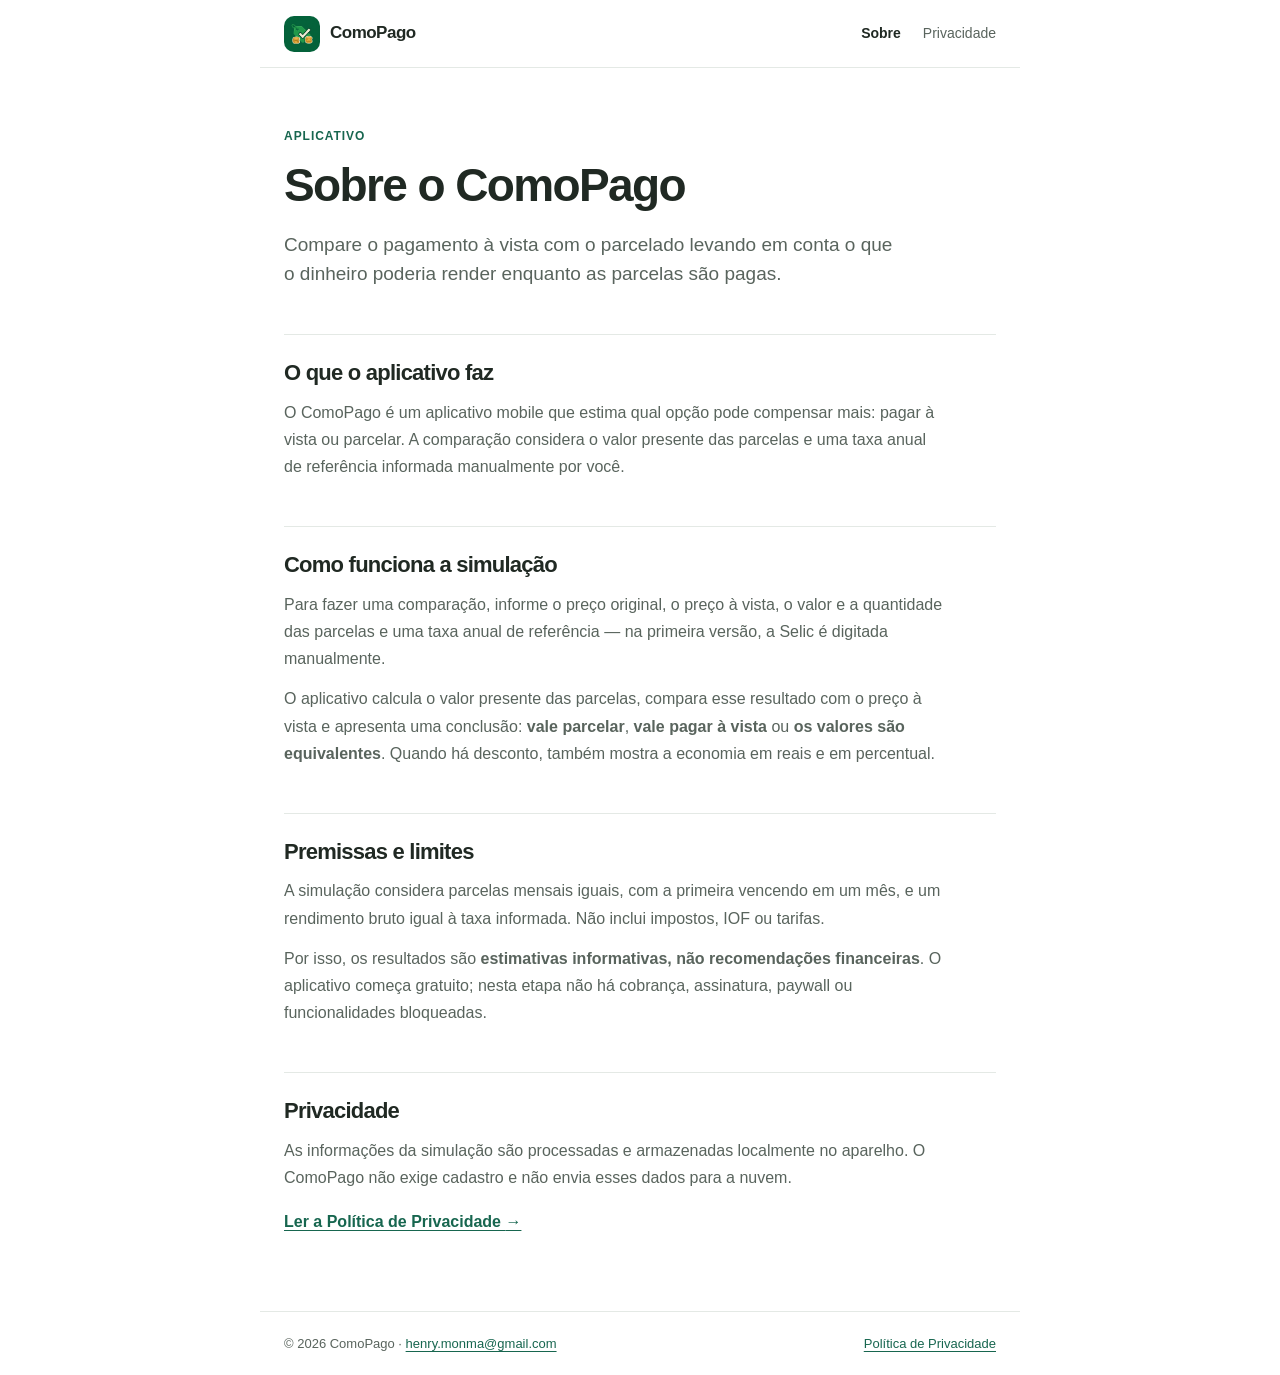
<file: index.html>
<!doctype html>
<html lang="pt-BR">
<head>
  <meta charset="utf-8">
  <meta name="viewport" content="width=device-width, initial-scale=1">
  <meta name="theme-color" content="#ffffff">
  <title>ComoPago — Sobre o aplicativo</title>
  <meta name="description" content="Saiba como o ComoPago compara o pagamento à vista com o parcelado usando uma taxa anual de referência informada por você.">
  <link rel="stylesheet" href="style.css">
</head>
<body>
  <header class="site-header">
    <a class="brand" href="./"><img src="img/comopago-logo.png" alt="" width="36" height="36"><span>ComoPago</span></a>
    <nav aria-label="Navegação principal">
      <a href="./" aria-current="page">Sobre</a>
      <a href="privacy/">Privacidade</a>
    </nav>
  </header>
  <main class="container">
    <p class="eyebrow">Aplicativo</p>
    <h1>Sobre o ComoPago</h1>
    <p class="lead">Compare o pagamento à vista com o parcelado levando em conta o que o dinheiro poderia render enquanto as parcelas são pagas.</p>

    <section class="content-section" aria-labelledby="app-title">
      <h2 id="app-title">O que o aplicativo faz</h2>
      <p>O ComoPago é um aplicativo mobile que estima qual opção pode compensar mais: pagar à vista ou parcelar. A comparação considera o valor presente das parcelas e uma taxa anual de referência informada manualmente por você.</p>
    </section>

    <section class="content-section" aria-labelledby="how-title">
      <h2 id="how-title">Como funciona a simulação</h2>
      <p>Para fazer uma comparação, informe o preço original, o preço à vista, o valor e a quantidade das parcelas e uma taxa anual de referência — na primeira versão, a Selic é digitada manualmente.</p>
      <p>O aplicativo calcula o valor presente das parcelas, compara esse resultado com o preço à vista e apresenta uma conclusão: <strong>vale parcelar</strong>, <strong>vale pagar à vista</strong> ou <strong>os valores são equivalentes</strong>. Quando há desconto, também mostra a economia em reais e em percentual.</p>
    </section>

    <section class="content-section" aria-labelledby="assumptions-title">
      <h2 id="assumptions-title">Premissas e limites</h2>
      <p>A simulação considera parcelas mensais iguais, com a primeira vencendo em um mês, e um rendimento bruto igual à taxa informada. Não inclui impostos, IOF ou tarifas.</p>
      <p>Por isso, os resultados são <strong>estimativas informativas, não recomendações financeiras</strong>. O aplicativo começa gratuito; nesta etapa não há cobrança, assinatura, paywall ou funcionalidades bloqueadas.</p>
    </section>

    <section class="content-section" aria-labelledby="privacy-title">
      <h2 id="privacy-title">Privacidade</h2>
      <p>As informações da simulação são processadas e armazenadas localmente no aparelho. O ComoPago não exige cadastro e não envia esses dados para a nuvem.</p>
      <a class="text-link" href="privacy/">Ler a Política de Privacidade <span aria-hidden="true">→</span></a>
    </section>
  </main>
  <footer class="site-footer">
    <span>© 2026 ComoPago · <a href="mailto:henry.monma@gmail.com">henry.monma@gmail.com</a></span>
    <a href="privacy/">Política de Privacidade</a>
  </footer>
</body>
</html>
</file>
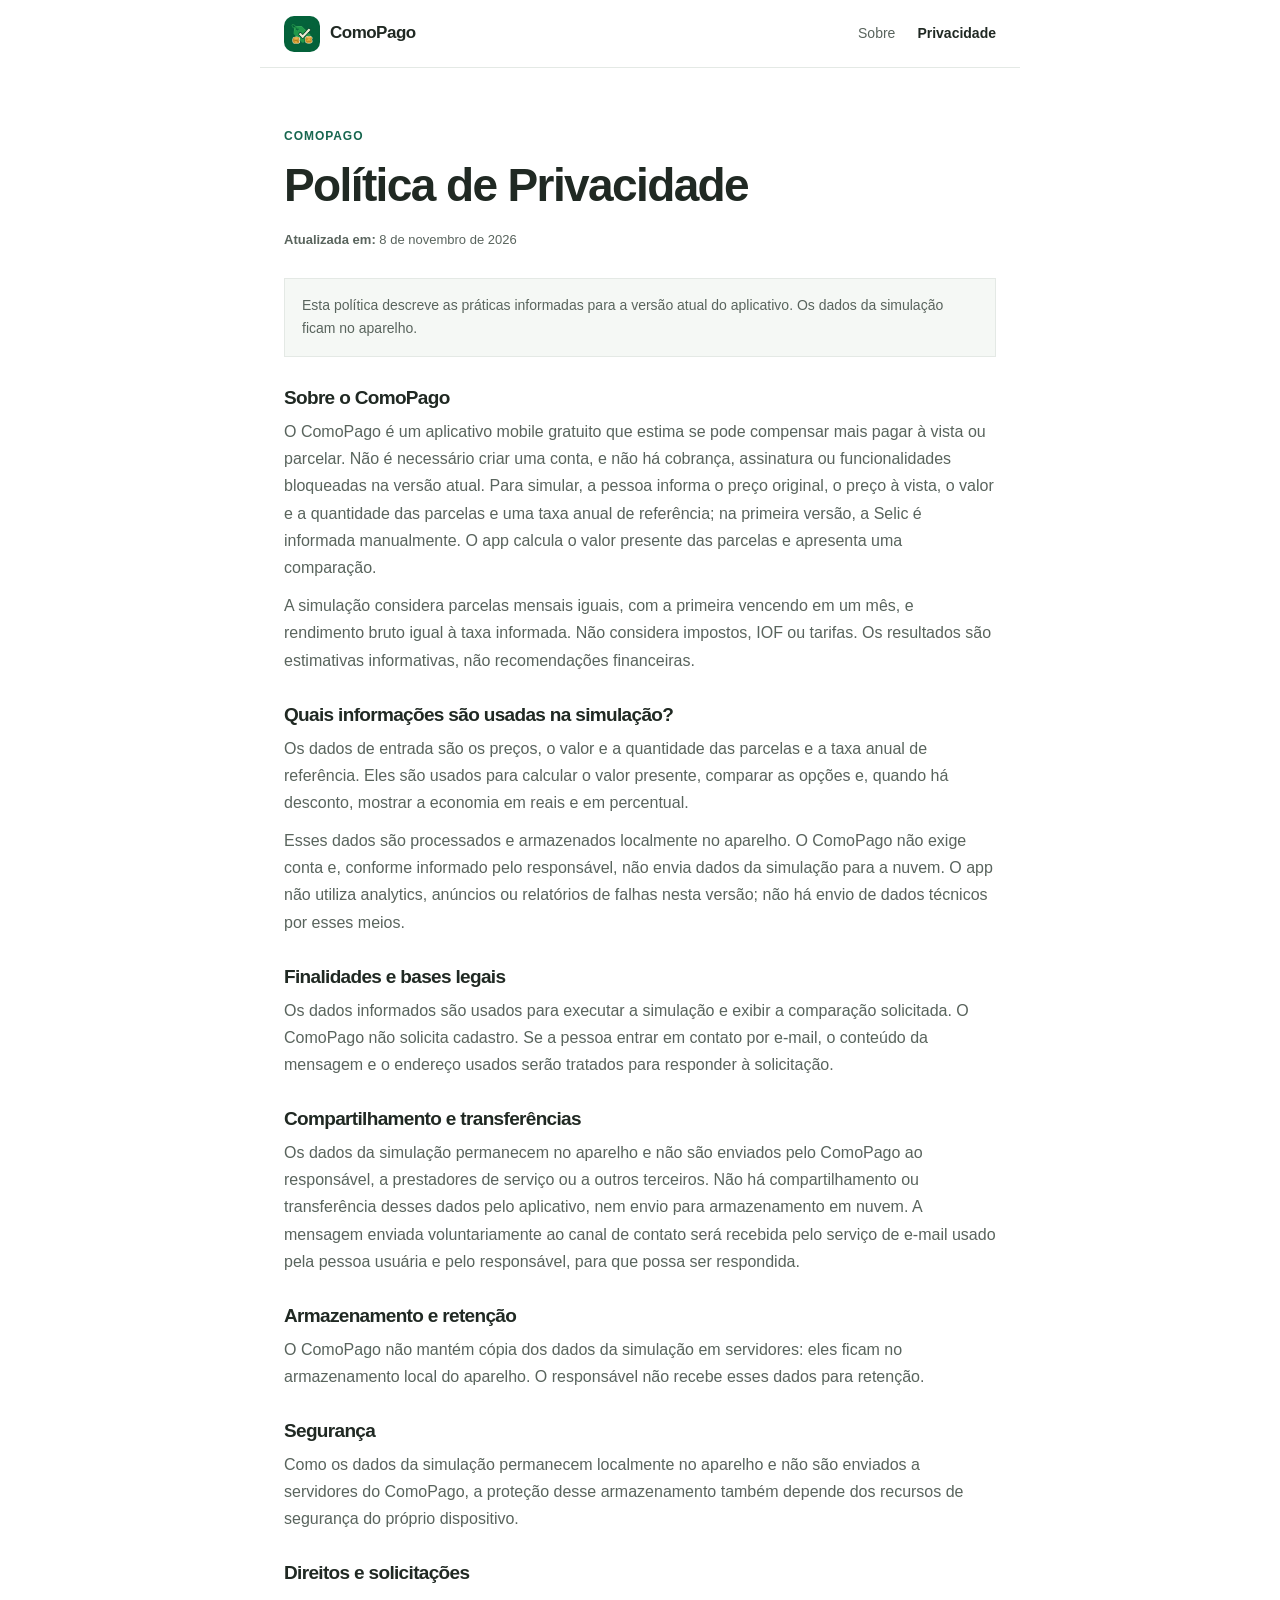
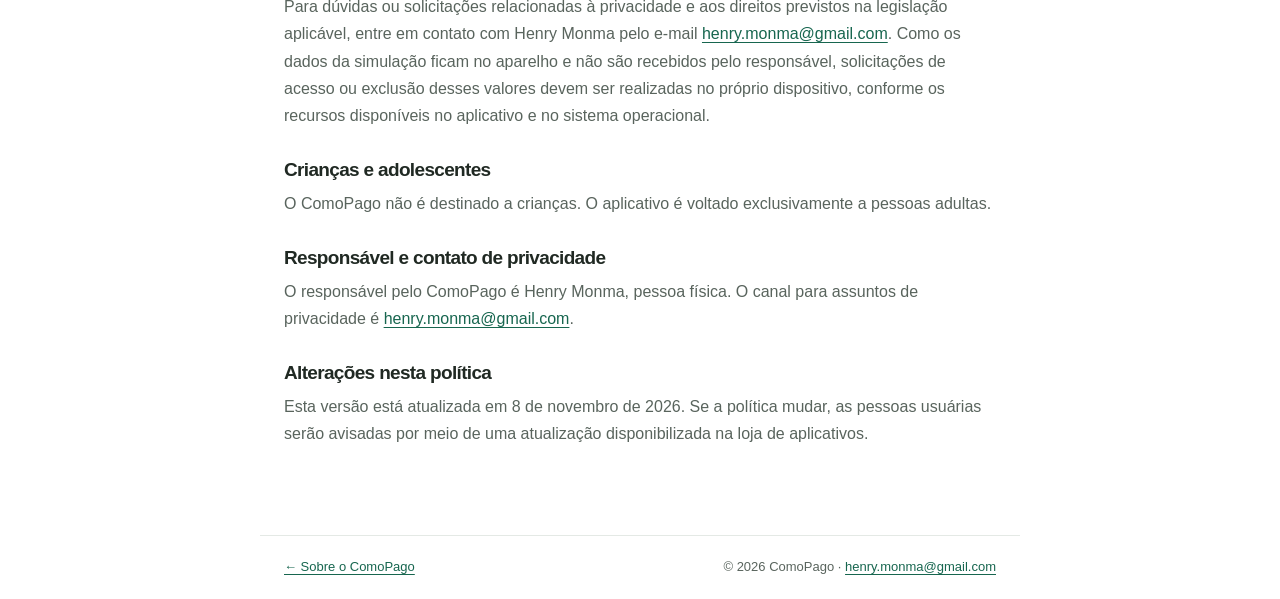
<file: privacy/index.html>
<!doctype html>
<html lang="pt-BR">
<head>
  <meta charset="utf-8">
  <meta name="viewport" content="width=device-width, initial-scale=1">
  <meta name="theme-color" content="#ffffff">
  <title>ComoPago — Política de Privacidade</title>
  <meta name="description" content="Política de privacidade do ComoPago: dados da simulação processados e armazenados localmente no aparelho.">
  <link rel="stylesheet" href="../style.css">
</head>
<body>
  <header class="site-header">
    <a class="brand" href="../"><img src="../img/comopago-logo.png" alt="" width="36" height="36"><span>ComoPago</span></a>
    <nav aria-label="Navegação principal">
      <a href="../">Sobre</a>
      <a href="./" aria-current="page">Privacidade</a>
    </nav>
  </header>
  <main class="container">
    <p class="eyebrow">ComoPago</p>
    <h1>Política de Privacidade</h1>
    <p class="policy-meta"><strong>Atualizada em:</strong> 8 de novembro de 2026</p>
    <div class="policy-note">Esta política descreve as práticas informadas para a versão atual do aplicativo. Os dados da simulação ficam no aparelho.</div>

    <section class="policy-section">
      <h2>Sobre o ComoPago</h2>
      <p>O ComoPago é um aplicativo mobile gratuito que estima se pode compensar mais pagar à vista ou parcelar. Não é necessário criar uma conta, e não há cobrança, assinatura ou funcionalidades bloqueadas na versão atual. Para simular, a pessoa informa o preço original, o preço à vista, o valor e a quantidade das parcelas e uma taxa anual de referência; na primeira versão, a Selic é informada manualmente. O app calcula o valor presente das parcelas e apresenta uma comparação.</p>
      <p>A simulação considera parcelas mensais iguais, com a primeira vencendo em um mês, e rendimento bruto igual à taxa informada. Não considera impostos, IOF ou tarifas. Os resultados são estimativas informativas, não recomendações financeiras.</p>
    </section>

    <section class="policy-section">
      <h2>Quais informações são usadas na simulação?</h2>
      <p>Os dados de entrada são os preços, o valor e a quantidade das parcelas e a taxa anual de referência. Eles são usados para calcular o valor presente, comparar as opções e, quando há desconto, mostrar a economia em reais e em percentual.</p>
      <p>Esses dados são processados e armazenados localmente no aparelho. O ComoPago não exige conta e, conforme informado pelo responsável, não envia dados da simulação para a nuvem. O app não utiliza analytics, anúncios ou relatórios de falhas nesta versão; não há envio de dados técnicos por esses meios.</p>
    </section>

    <section class="policy-section">
      <h2>Finalidades e bases legais</h2>
      <p>Os dados informados são usados para executar a simulação e exibir a comparação solicitada. O ComoPago não solicita cadastro. Se a pessoa entrar em contato por e-mail, o conteúdo da mensagem e o endereço usados serão tratados para responder à solicitação.</p>
    </section>

    <section class="policy-section">
      <h2>Compartilhamento e transferências</h2>
      <p>Os dados da simulação permanecem no aparelho e não são enviados pelo ComoPago ao responsável, a prestadores de serviço ou a outros terceiros. Não há compartilhamento ou transferência desses dados pelo aplicativo, nem envio para armazenamento em nuvem. A mensagem enviada voluntariamente ao canal de contato será recebida pelo serviço de e-mail usado pela pessoa usuária e pelo responsável, para que possa ser respondida.</p>
    </section>

    <section class="policy-section">
      <h2>Armazenamento e retenção</h2>
      <p>O ComoPago não mantém cópia dos dados da simulação em servidores: eles ficam no armazenamento local do aparelho. O responsável não recebe esses dados para retenção.</p>
    </section>

    <section class="policy-section">
      <h2>Segurança</h2>
      <p>Como os dados da simulação permanecem localmente no aparelho e não são enviados a servidores do ComoPago, a proteção desse armazenamento também depende dos recursos de segurança do próprio dispositivo.</p>
    </section>

    <section class="policy-section">
      <h2>Direitos e solicitações</h2>
      <p>Para dúvidas ou solicitações relacionadas à privacidade e aos direitos previstos na legislação aplicável, entre em contato com Henry Monma pelo e-mail <a href="mailto:henry.monma@gmail.com">henry.monma@gmail.com</a>. Como os dados da simulação ficam no aparelho e não são recebidos pelo responsável, solicitações de acesso ou exclusão desses valores devem ser realizadas no próprio dispositivo, conforme os recursos disponíveis no aplicativo e no sistema operacional.</p>
    </section>

    <section class="policy-section">
      <h2>Crianças e adolescentes</h2>
      <p>O ComoPago não é destinado a crianças. O aplicativo é voltado exclusivamente a pessoas adultas.</p>
    </section>

    <section class="policy-section">
      <h2>Responsável e contato de privacidade</h2>
      <p>O responsável pelo ComoPago é Henry Monma, pessoa física. O canal para assuntos de privacidade é <a href="mailto:henry.monma@gmail.com">henry.monma@gmail.com</a>.</p>
    </section>

    <section class="policy-section">
      <h2>Alterações nesta política</h2>
      <p>Esta versão está atualizada em 8 de novembro de 2026. Se a política mudar, as pessoas usuárias serão avisadas por meio de uma atualização disponibilizada na loja de aplicativos.</p>
    </section>
  </main>
  <footer class="site-footer">
    <a href="../">← Sobre o ComoPago</a>
    <span>© 2026 ComoPago · <a href="mailto:henry.monma@gmail.com">henry.monma@gmail.com</a></span>
  </footer>
</body>
</html>
</file>
<file: style.css>
:root {
  color-scheme: light;
  --bg: #fff;
  --ink: #202923;
  --muted: #59645d;
  --line: #e4e9e5;
  --accent: #17664f;
  --note: #f5f8f5;
  --max: 760px;
  font-family: -apple-system, BlinkMacSystemFont, "Segoe UI", sans-serif;
}
* { box-sizing: border-box; }
html { background: var(--bg); }
body { margin: 0; color: var(--ink); font-size: 16px; line-height: 1.7; }
a { color: var(--accent); text-underline-offset: 3px; }
a:focus-visible { outline: 3px solid #916500; outline-offset: 4px; }
.site-header, .site-footer { max-width: var(--max); margin-inline: auto; padding-inline: 24px; display: flex; align-items: center; justify-content: space-between; gap: 24px; }
.site-header { min-height: 68px; border-bottom: 1px solid var(--line); }
.brand { display: inline-flex; align-items: center; gap: 10px; color: var(--ink); font-weight: 700; font-size: 17px; letter-spacing: -.03em; text-decoration: none; }
.brand img { display: block; width: 36px; height: 36px; border-radius: 10px; object-fit: cover; }
nav { display: flex; gap: 22px; }
nav a { color: var(--muted); font-size: 14px; text-decoration: none; }
nav a[aria-current="page"] { color: var(--ink); font-weight: 650; }
.container { width: min(var(--max), 100%); margin-inline: auto; padding: 58px 24px 76px; }
.eyebrow { margin: 0 0 12px; color: var(--accent); font-size: 12px; font-weight: 700; letter-spacing: .08em; text-transform: uppercase; }
h1, h2 { line-height: 1.2; letter-spacing: -.035em; }
h1 { margin: 0; font-size: clamp(34px, 7vw, 46px); }
h2 { margin: 0 0 12px; font-size: 22px; }
.lead { max-width: 620px; margin: 16px 0 0; color: var(--muted); font-size: 19px; line-height: 1.55; }
.content-section { margin-top: 46px; padding-top: 25px; border-top: 1px solid var(--line); }
.content-section p { max-width: 660px; margin: 0 0 13px; color: var(--muted); }
.placeholder { padding: 14px 16px; border-left: 3px solid #c2d7cc; background: var(--note); color: var(--ink) !important; }
.text-link { display: inline-block; margin-top: 4px; font-weight: 650; }
.site-footer { min-height: 64px; border-top: 1px solid var(--line); color: var(--muted); font-size: 13px; }
.site-footer a { font-size: 13px; }
.policy-meta { margin-top: 15px; color: var(--muted); font-size: 13px; }
.policy-section { margin-top: 30px; }
.policy-section h2 { font-size: 19px; margin-bottom: 8px; }
.policy-section p { margin: 0 0 11px; color: var(--muted); }
.policy-note { margin-top: 27px; padding: 15px 17px; border: 1px solid var(--line); background: var(--note); color: var(--muted); font-size: 14px; }
@media (max-width: 520px) {
  body { font-size: 15px; }
  .site-header, .site-footer { padding-inline: 18px; }
  .site-header { min-height: 60px; }
  nav { gap: 15px; }
  .container { padding: 43px 18px 58px; }
  .lead { font-size: 17px; }
  .content-section { margin-top: 35px; }
  .site-footer { align-items: flex-start; flex-direction: column; justify-content: center; gap: 3px; padding-block: 14px; }
}
@media (prefers-reduced-motion: reduce) { *, *::before, *::after { scroll-behavior: auto !important; transition: none !important; } }
</file>
